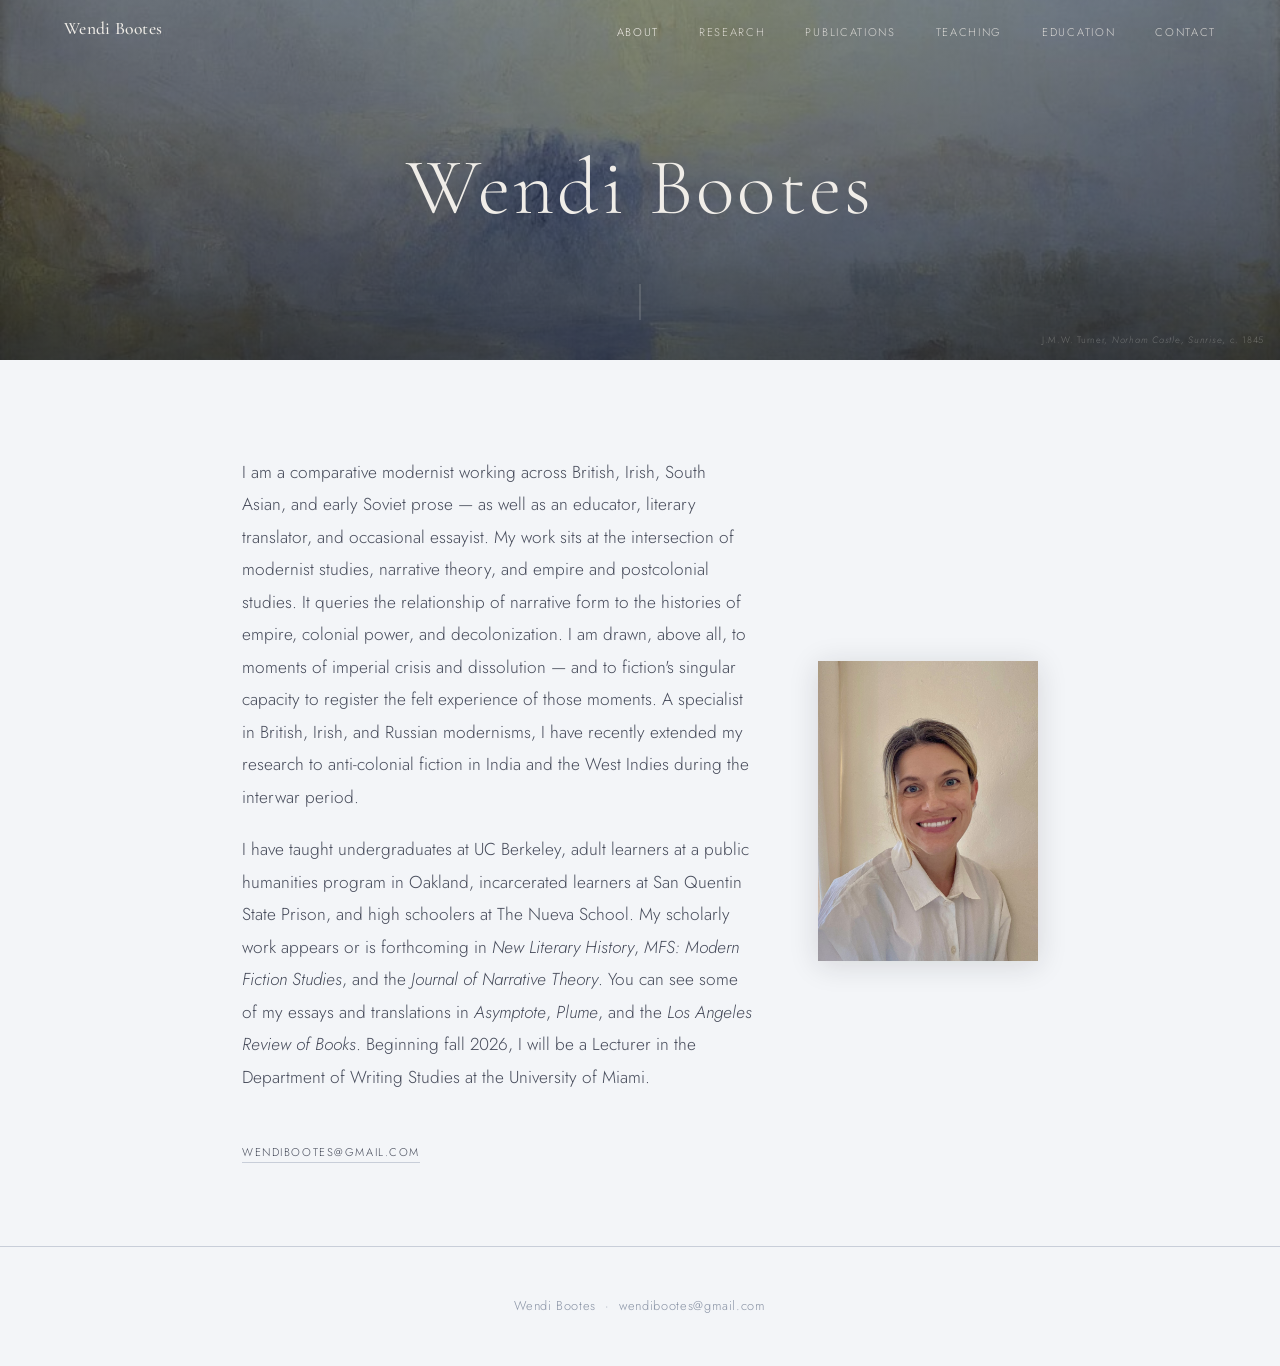
<file: index.html>
<!DOCTYPE html>
<html lang="en">
<head>
  <meta charset="UTF-8" />
  <meta name="viewport" content="width=device-width, initial-scale=1.0" />
  <meta name="description" content="Wendi Bootes — comparative modernist, literary translator, and educator working across British, Irish, South Asian, and early Soviet prose." />
  <link rel="canonical" href="https://wendibootes.com/" />
  <title>Wendi Bootes</title>
  <link rel="preconnect" href="https://fonts.googleapis.com" />
  <link rel="preconnect" href="https://fonts.gstatic.com" crossorigin />
  <link href="https://fonts.googleapis.com/css2?family=Cormorant+Garamond:ital,wght@0,300;0,400;0,500;0,600;1,300;1,400;1,500;1,600&family=Jost:wght@300;400;500&display=swap" rel="stylesheet" />
  <link rel="stylesheet" href="style.css" />
  <style>
    #hero { position:relative; min-height:40vh; display:flex; flex-direction:column; align-items:center; justify-content:center; text-align:center; overflow:hidden; }
    .hero-bg { position:absolute; inset:0; background:url('Turner_-_Norham_Castle,_Sunrise_-_WGA23182.jpg') center/cover no-repeat; }
    .hero-bg::after { content:''; position:absolute; inset:0; background:linear-gradient(to bottom,rgba(18,24,38,.48) 0%,rgba(18,24,38,.58) 60%,rgba(18,24,38,.75) 100%); }
    .hero-content { position:relative; z-index:1; padding:2rem; }
    .hero-name { font-family:var(--serif); font-size:clamp(2.8rem,6.5vw,5rem); font-weight:300; color:#F0EDE8; letter-spacing:.04em; line-height:1; }
    .hero-scroll { position:absolute; bottom:2.5rem; left:50%; transform:translateX(-50%); font-size:.62rem; letter-spacing:.2em; text-transform:uppercase; color:rgba(240,237,232,.4); text-decoration:none; display:flex; flex-direction:column; align-items:center; gap:.6rem; }
    .hero-scroll::after { content:''; width:1px; height:36px; background:rgba(240,237,232,.3); animation:scrollline 1.8s ease-in-out infinite; }
    @keyframes scrollline { 0%{opacity:0;transform:scaleY(0);transform-origin:top} 50%{opacity:1;transform:scaleY(1);transform-origin:top} 100%{opacity:0;transform:scaleY(1);transform-origin:bottom} }
    .painting-credit { position:absolute; bottom:.75rem; right:1rem; font-size:.58rem; letter-spacing:.08em; color:rgba(240,237,232,.3); z-index:2; }
  </style>
</head>
<body>
  <nav id="main-nav">
    <a href="index.html" class="nav-name">Wendi Bootes</a>
    <button class="nav-toggle" id="nav-toggle" aria-label="Toggle menu">
      <span></span><span></span><span></span>
    </button>
    <ul class="nav-links" id="nav-links">
      <li><a href="index.html" class="active">About</a></li>
      <li><a href="research.html">Research</a></li>
      <li><a href="publications.html">Publications</a></li>
      <li><a href="teaching.html">Teaching</a></li>
      <li><a href="education.html">Education</a></li>
      <li><a href="contact.html">Contact</a></li>
    </ul>
  </nav>

  <section id="hero">
    <div class="hero-bg"></div>
    <div class="hero-content"><h1 class="hero-name">Wendi Bootes</h1></div>
    <a href="#about" class="hero-scroll"></a>
    <span class="painting-credit">J.M.W. Turner, <em>Norham Castle, Sunrise</em>, c. 1845</span>
  </section>

  <div class="page">
    <section id="about">
      <div class="fade">
        <div class="about-grid">
          <div class="about-text">
            <p>I am a comparative modernist working across British, Irish, South Asian, and early Soviet prose — as well as an educator, literary translator, and occasional essayist. My work sits at the intersection of modernist studies, narrative theory, and empire and postcolonial studies. It queries the relationship of narrative form to the histories of empire, colonial power, and decolonization. I am drawn, above all, to moments of imperial crisis and dissolution — and to fiction's singular capacity to register the felt experience of those moments. A specialist in British, Irish, and Russian modernisms, I have recently extended my research to anti-colonial fiction in India and the West Indies during the interwar period.</p>
            <p>I have taught undergraduates at UC Berkeley, adult learners at a public humanities program in Oakland, incarcerated learners at San Quentin State Prison, and high schoolers at The Nueva School. My scholarly work appears or is forthcoming in <em>New Literary History</em>, <em>MFS: Modern Fiction Studies</em>, and the <em>Journal of Narrative Theory</em>. You can see some of my essays and translations in <em>Asymptote</em>, <em>Plume</em>, and the <em>Los Angeles Review of Books</em>. Beginning fall 2026, I will be a Lecturer in the Department of Writing Studies at the University of Miami.</p>
            <div class="about-contact"><a href="mailto:wendibootes@gmail.com">wendibootes@gmail.com</a></div>
          </div>
          <div class="about-photo">
            <img src="headshot.jpeg" alt="Wendi Bootes" onerror="this.style.display='none';this.nextElementSibling.style.display='flex';" />
            <div class="photo-placeholder" style="display:none;">
              <svg width="28" height="28" viewBox="0 0 24 24" fill="none" stroke="currentColor" stroke-width="1.2"><circle cx="12" cy="8" r="4"/><path d="M4 20c0-4 3.6-7 8-7s8 3 8 7"/></svg>
              <span>Photo not found</span>
            </div>
          </div>
        </div>
      </div>
    </section>
  </div>

  <footer>Wendi Bootes &nbsp;&middot;&nbsp; <a href="mailto:wendibootes@gmail.com">wendibootes@gmail.com</a></footer>

  <script>
    const nav = document.getElementById('main-nav');
    const hero = document.getElementById('hero');
    function updateNav() { nav.classList.toggle('solid', hero.getBoundingClientRect().bottom <= 80); }
    window.addEventListener('scroll', updateNav, { passive:true });
    updateNav();
    const obs = new IntersectionObserver(entries => { entries.forEach(e => { if(e.isIntersecting){e.target.classList.add('visible');obs.unobserve(e.target);} }); }, {threshold:.06});
    document.querySelectorAll('.fade').forEach(el => obs.observe(el));
    const navToggle = document.getElementById('nav-toggle');
    const navLinks = document.getElementById('nav-links');
    navToggle.addEventListener('click', () => { navToggle.classList.toggle('open'); navLinks.classList.toggle('open'); });
  </script>
</body>
</html>
</file>
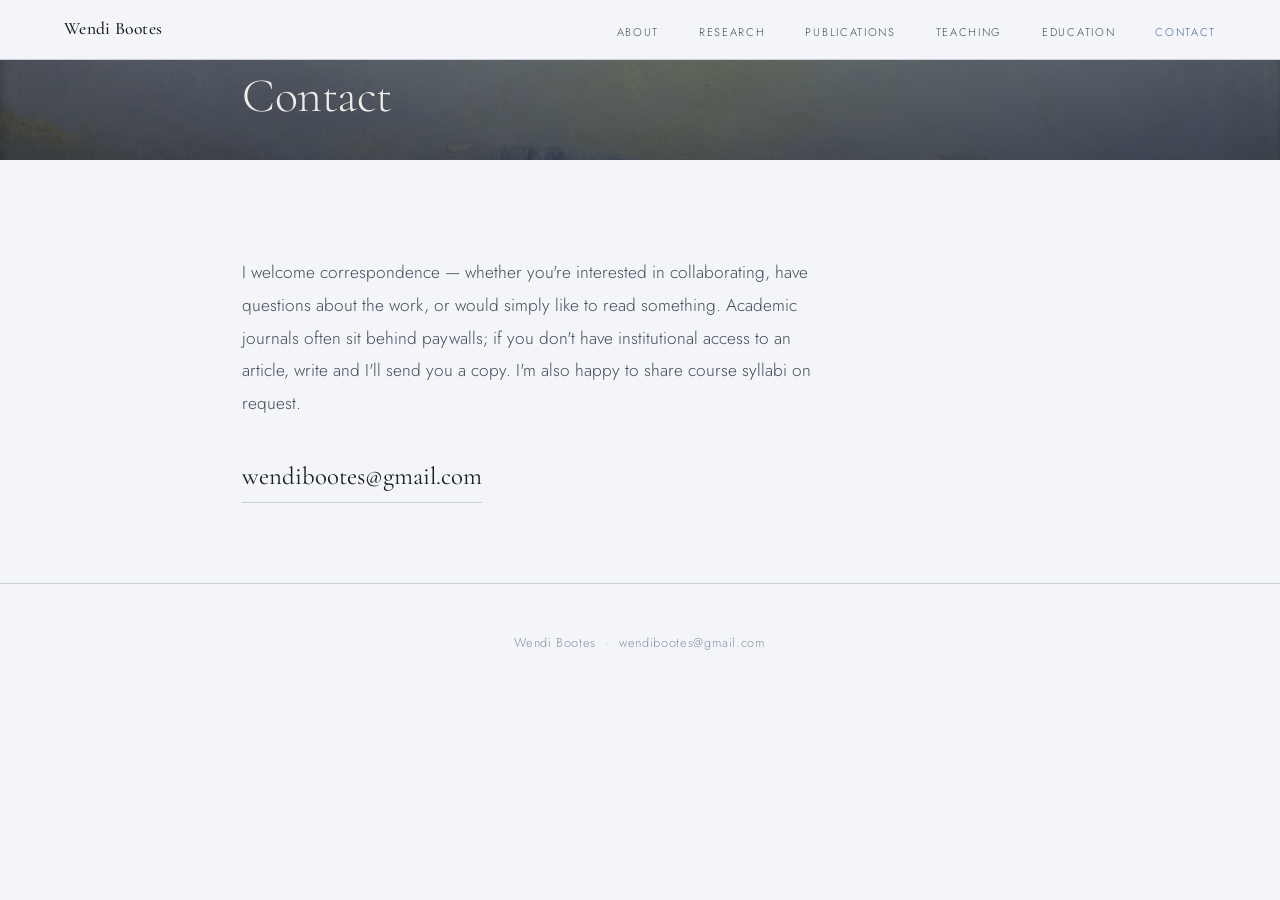
<file: contact.html>
<!DOCTYPE html>
<html lang="en">
<head>
  <meta charset="UTF-8" /><meta name="viewport" content="width=device-width, initial-scale=1.0" />
  <meta name="description" content="Contact Wendi Bootes — comparative modernist and literary scholar. Get in touch for correspondence, article access, or course syllabi." />
  <link rel="canonical" href="https://wendibootes.com/contact.html" />
  <title>Contact — Wendi Bootes</title>
  <link rel="preconnect" href="https://fonts.googleapis.com" /><link rel="preconnect" href="https://fonts.gstatic.com" crossorigin />
  <link href="https://fonts.googleapis.com/css2?family=Cormorant+Garamond:ital,wght@0,300;0,400;0,500;0,600;1,300;1,400;1,500;1,600&family=Jost:wght@300;400;500&display=swap" rel="stylesheet" />
  <link rel="stylesheet" href="style.css" />
</head>
<body>
  <nav id="main-nav" class="solid">
    <a href="index.html" class="nav-name">Wendi Bootes</a>
    <button class="nav-toggle" id="nav-toggle" aria-label="Toggle menu">
      <span></span><span></span><span></span>
    </button>
    <ul class="nav-links" id="nav-links">
      <li><a href="index.html">About</a></li>
      <li><a href="research.html">Research</a></li>
      <li><a href="publications.html">Publications</a></li>
      <li><a href="teaching.html">Teaching</a></li>
      <li><a href="education.html">Education</a></li>
      <li><a href="contact.html" class="active">Contact</a></li>
    </ul>
  </nav>

  <div class="inner-header">
    <div class="inner-header-bg"></div>
    <h1 class="inner-header-title">Contact</h1>
  </div>

  <div class="page">
    <section>
      <div class="fade">
        <div class="contact-body">
          <p>I welcome correspondence — whether you're interested in collaborating, have questions about the work, or would simply like to read something. Academic journals often sit behind paywalls; if you don't have institutional access to an article, write and I'll send you a copy. I'm also happy to share course syllabi on request.</p>
          <a href="mailto:wendibootes@gmail.com" class="contact-email">wendibootes@gmail.com</a>
        </div>
      </div>
    </section>
  </div>

  <footer>Wendi Bootes &nbsp;&middot;&nbsp; <a href="mailto:wendibootes@gmail.com">wendibootes@gmail.com</a></footer>
  <script>
    const obs = new IntersectionObserver(entries => { entries.forEach(e => { if(e.isIntersecting){e.target.classList.add('visible');obs.unobserve(e.target);} }); }, {threshold:.06});
    document.querySelectorAll('.fade').forEach(el => obs.observe(el));
    const navToggle = document.getElementById('nav-toggle');
    const navLinks = document.getElementById('nav-links');
    navToggle.addEventListener('click', () => { navToggle.classList.toggle('open'); navLinks.classList.toggle('open'); });
  </script>
</body>
</html>
</file>
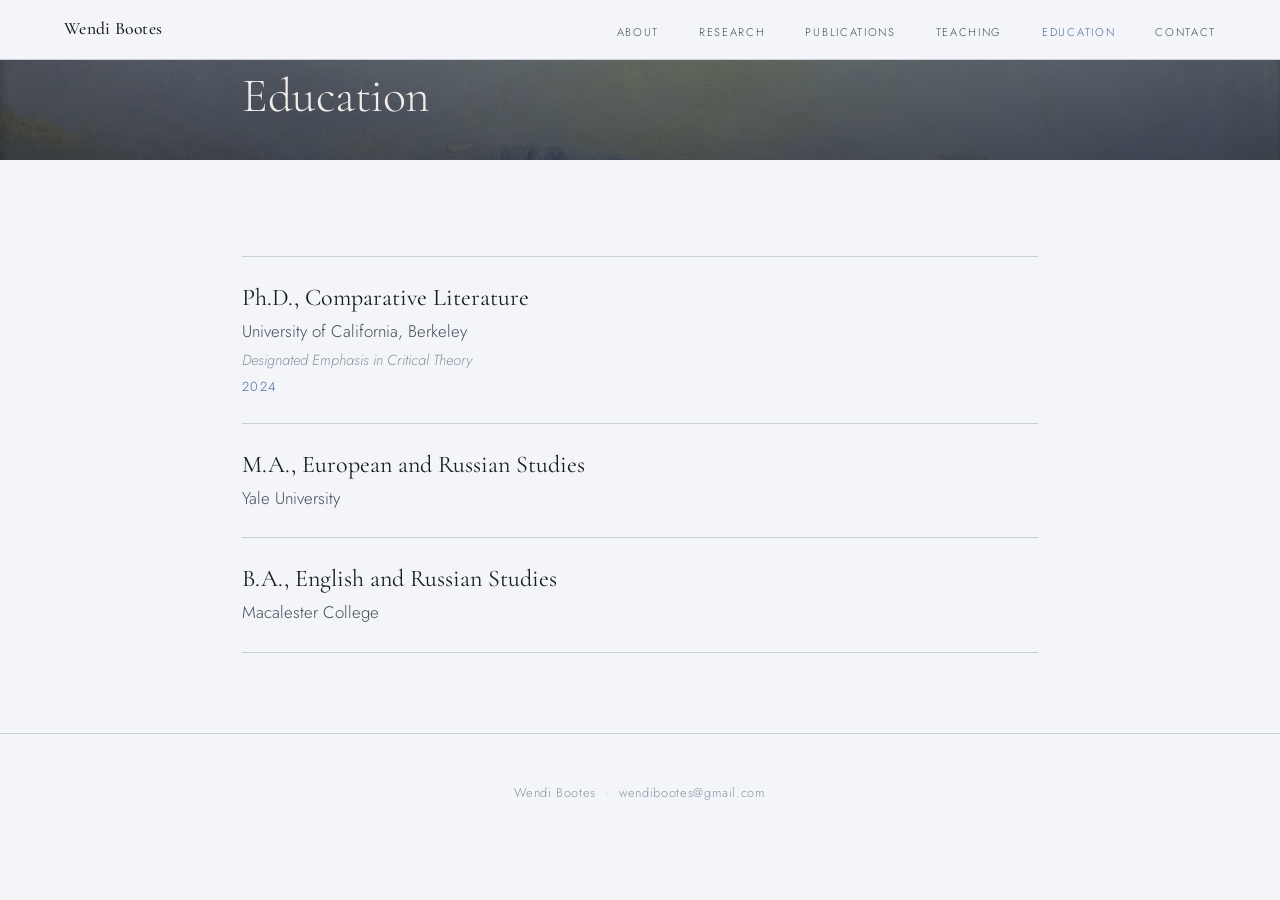
<file: education.html>
<!DOCTYPE html>
<html lang="en">
<head>
  <meta charset="UTF-8" /><meta name="viewport" content="width=device-width, initial-scale=1.0" />
  <meta name="description" content="Education of Wendi Bootes — Ph.D. in Comparative Literature from UC Berkeley, M.A. from Yale University, B.A. from Macalester College." />
  <link rel="canonical" href="https://wendibootes.com/education.html" />
  <title>Education — Wendi Bootes</title>
  <link rel="preconnect" href="https://fonts.googleapis.com" /><link rel="preconnect" href="https://fonts.gstatic.com" crossorigin />
  <link href="https://fonts.googleapis.com/css2?family=Cormorant+Garamond:ital,wght@0,300;0,400;0,500;0,600;1,300;1,400;1,500;1,600&family=Jost:wght@300;400;500&display=swap" rel="stylesheet" />
  <link rel="stylesheet" href="style.css" />
</head>
<body>
  <nav id="main-nav" class="solid">
    <a href="index.html" class="nav-name">Wendi Bootes</a>
    <button class="nav-toggle" id="nav-toggle" aria-label="Toggle menu">
      <span></span><span></span><span></span>
    </button>
    <ul class="nav-links" id="nav-links">
      <li><a href="index.html">About</a></li>
      <li><a href="research.html">Research</a></li>
      <li><a href="publications.html">Publications</a></li>
      <li><a href="teaching.html">Teaching</a></li>
      <li><a href="education.html" class="active">Education</a></li>
      <li><a href="contact.html">Contact</a></li>
    </ul>
  </nav>

  <div class="inner-header">
    <div class="inner-header-bg"></div>
    <h1 class="inner-header-title">Education</h1>
  </div>

  <div class="page">
    <section>
      <div class="fade">
        <div class="edu-item">
          <p class="edu-degree">Ph.D., Comparative Literature</p>
          <p class="edu-institution">University of California, Berkeley</p>
          <p class="edu-note">Designated Emphasis in Critical Theory</p>
          <p class="edu-year">2024</p>
        </div>
        <div class="edu-item">
          <p class="edu-degree">M.A., European and Russian Studies</p>
          <p class="edu-institution">Yale University</p>
        </div>
        <div class="edu-item">
          <p class="edu-degree">B.A., English and Russian Studies</p>
          <p class="edu-institution">Macalester College</p>
        </div>
      </div>
    </section>
  </div>

  <footer>Wendi Bootes &nbsp;&middot;&nbsp; <a href="mailto:wendibootes@gmail.com">wendibootes@gmail.com</a></footer>
  <script>
    const obs = new IntersectionObserver(entries => { entries.forEach(e => { if(e.isIntersecting){e.target.classList.add('visible');obs.unobserve(e.target);} }); }, {threshold:.06});
    document.querySelectorAll('.fade').forEach(el => obs.observe(el));
    const navToggle = document.getElementById('nav-toggle');
    const navLinks = document.getElementById('nav-links');
    navToggle.addEventListener('click', () => { navToggle.classList.toggle('open'); navLinks.classList.toggle('open'); });
  </script>
</body>
</html>
</file>
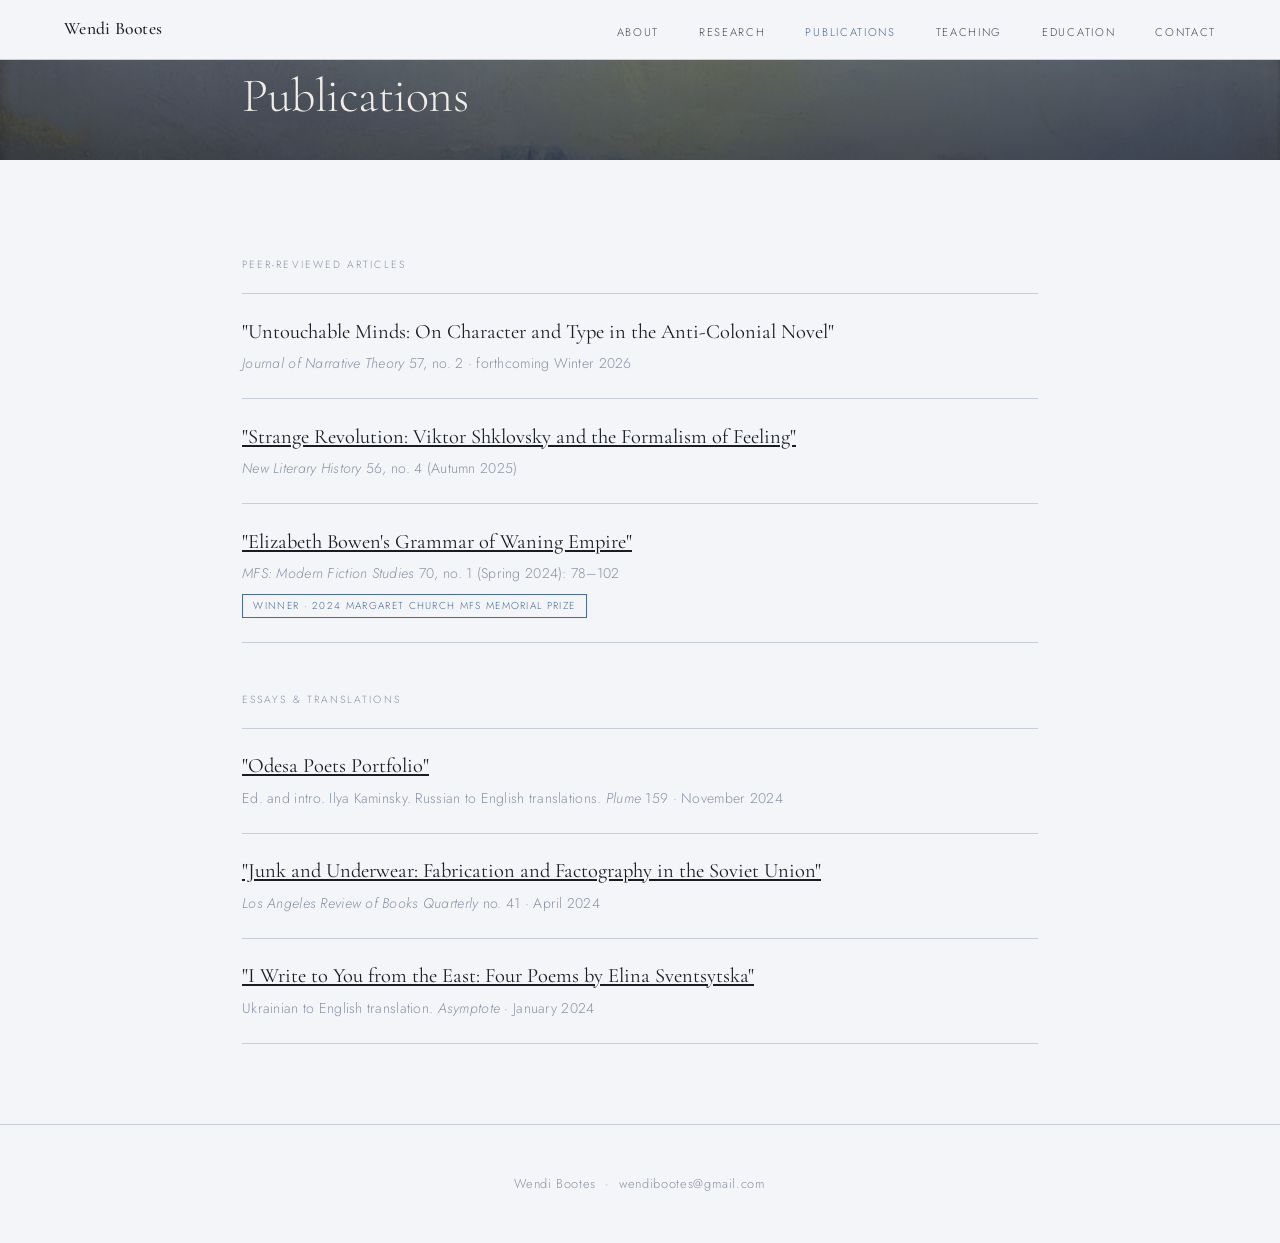
<file: publications.html>
<!DOCTYPE html>
<html lang="en">
<head>
  <meta charset="UTF-8" /><meta name="viewport" content="width=device-width, initial-scale=1.0" />
  <meta name="description" content="Publications by Wendi Bootes — scholarly articles, essays, and translations in New Literary History, MFS, Asymptote, and the Los Angeles Review of Books." />
  <link rel="canonical" href="https://wendibootes.com/publications.html" />
  <title>Publications — Wendi Bootes</title>
  <link rel="preconnect" href="https://fonts.googleapis.com" /><link rel="preconnect" href="https://fonts.gstatic.com" crossorigin />
  <link href="https://fonts.googleapis.com/css2?family=Cormorant+Garamond:ital,wght@0,300;0,400;0,500;0,600;1,300;1,400;1,500;1,600&family=Jost:wght@300;400;500&display=swap" rel="stylesheet" />
  <link rel="stylesheet" href="style.css" />
</head>
<body>
  <nav id="main-nav" class="solid">
    <a href="index.html" class="nav-name">Wendi Bootes</a>
    <button class="nav-toggle" id="nav-toggle" aria-label="Toggle menu">
      <span></span><span></span><span></span>
    </button>
    <ul class="nav-links" id="nav-links">
      <li><a href="index.html">About</a></li>
      <li><a href="research.html">Research</a></li>
      <li><a href="publications.html" class="active">Publications</a></li>
      <li><a href="teaching.html">Teaching</a></li>
      <li><a href="education.html">Education</a></li>
      <li><a href="contact.html">Contact</a></li>
    </ul>
  </nav>

  <div class="inner-header">
    <div class="inner-header-bg"></div>
    <h1 class="inner-header-title">Publications</h1>
  </div>

  <div class="page">
    <section>
      <div class="fade">
        <div class="pub-group">
          <p class="pub-group-title">Peer-Reviewed Articles</p>
          <div class="pub-item">
            <p class="pub-title">"Untouchable Minds: On Character and Type in the Anti-Colonial Novel"</p>
            <p class="pub-meta"><em>Journal of Narrative Theory</em> 57, no. 2 &middot; forthcoming Winter 2026</p>
          </div>
          <div class="pub-item">
            <p class="pub-title"><a href="https://muse.jhu.edu/pub/1/article/988543" target="_blank" rel="noopener">"Strange Revolution: Viktor Shklovsky and the Formalism of Feeling"</a></p>
            <p class="pub-meta"><em>New Literary History</em> 56, no. 4 (Autumn 2025)</p>
          </div>
          <div class="pub-item">
            <p class="pub-title"><a href="https://muse.jhu.edu/pub/1/article/921549/pdf" target="_blank" rel="noopener">"Elizabeth Bowen's Grammar of Waning Empire"</a></p>
            <p class="pub-meta"><em>MFS: Modern Fiction Studies</em> 70, no. 1 (Spring 2024): 78–102</p>
            <span class="pub-award">Winner &middot; 2024 Margaret Church MFS Memorial Prize</span>
          </div>
        </div>
        <div class="pub-group">
          <p class="pub-group-title">Essays &amp; Translations</p>
          <div class="pub-item">
            <p class="pub-title"><a href="https://plumepoetry.com/odesa-poets-portfolio/" target="_blank" rel="noopener">"Odesa Poets Portfolio"</a></p>
            <p class="pub-meta">Ed. and intro. Ilya Kaminsky. Russian to English translations. <em>Plume</em> 159 &middot; November 2024</p>
          </div>
          <div class="pub-item">
            <p class="pub-title"><a href="https://lareviewofbooks.org/article/junk-and-underwear-fabrication-and-factography-in-the-soviet-union/" target="_blank" rel="noopener">"Junk and Underwear: Fabrication and Factography in the Soviet Union"</a></p>
            <p class="pub-meta"><em>Los Angeles Review of Books Quarterly</em> no. 41 &middot; April 2024</p>
          </div>
          <div class="pub-item">
            <p class="pub-title"><a href="https://www.asymptotejournal.com/special-feature/from-i-write-to-you-from-the-east-elina-sventsytska/" target="_blank" rel="noopener">"I Write to You from the East: Four Poems by Elina Sventsytska"</a></p>
            <p class="pub-meta">Ukrainian to English translation. <em>Asymptote</em> &middot; January 2024</p>
          </div>
        </div>
      </div>
    </section>
  </div>

  <footer>Wendi Bootes &nbsp;&middot;&nbsp; <a href="mailto:wendibootes@gmail.com">wendibootes@gmail.com</a></footer>
  <script>
    const obs = new IntersectionObserver(entries => { entries.forEach(e => { if(e.isIntersecting){e.target.classList.add('visible');obs.unobserve(e.target);} }); }, {threshold:.06});
    document.querySelectorAll('.fade').forEach(el => obs.observe(el));
    const navToggle = document.getElementById('nav-toggle');
    const navLinks = document.getElementById('nav-links');
    navToggle.addEventListener('click', () => { navToggle.classList.toggle('open'); navLinks.classList.toggle('open'); });
  </script>
</body>
</html>
</file>
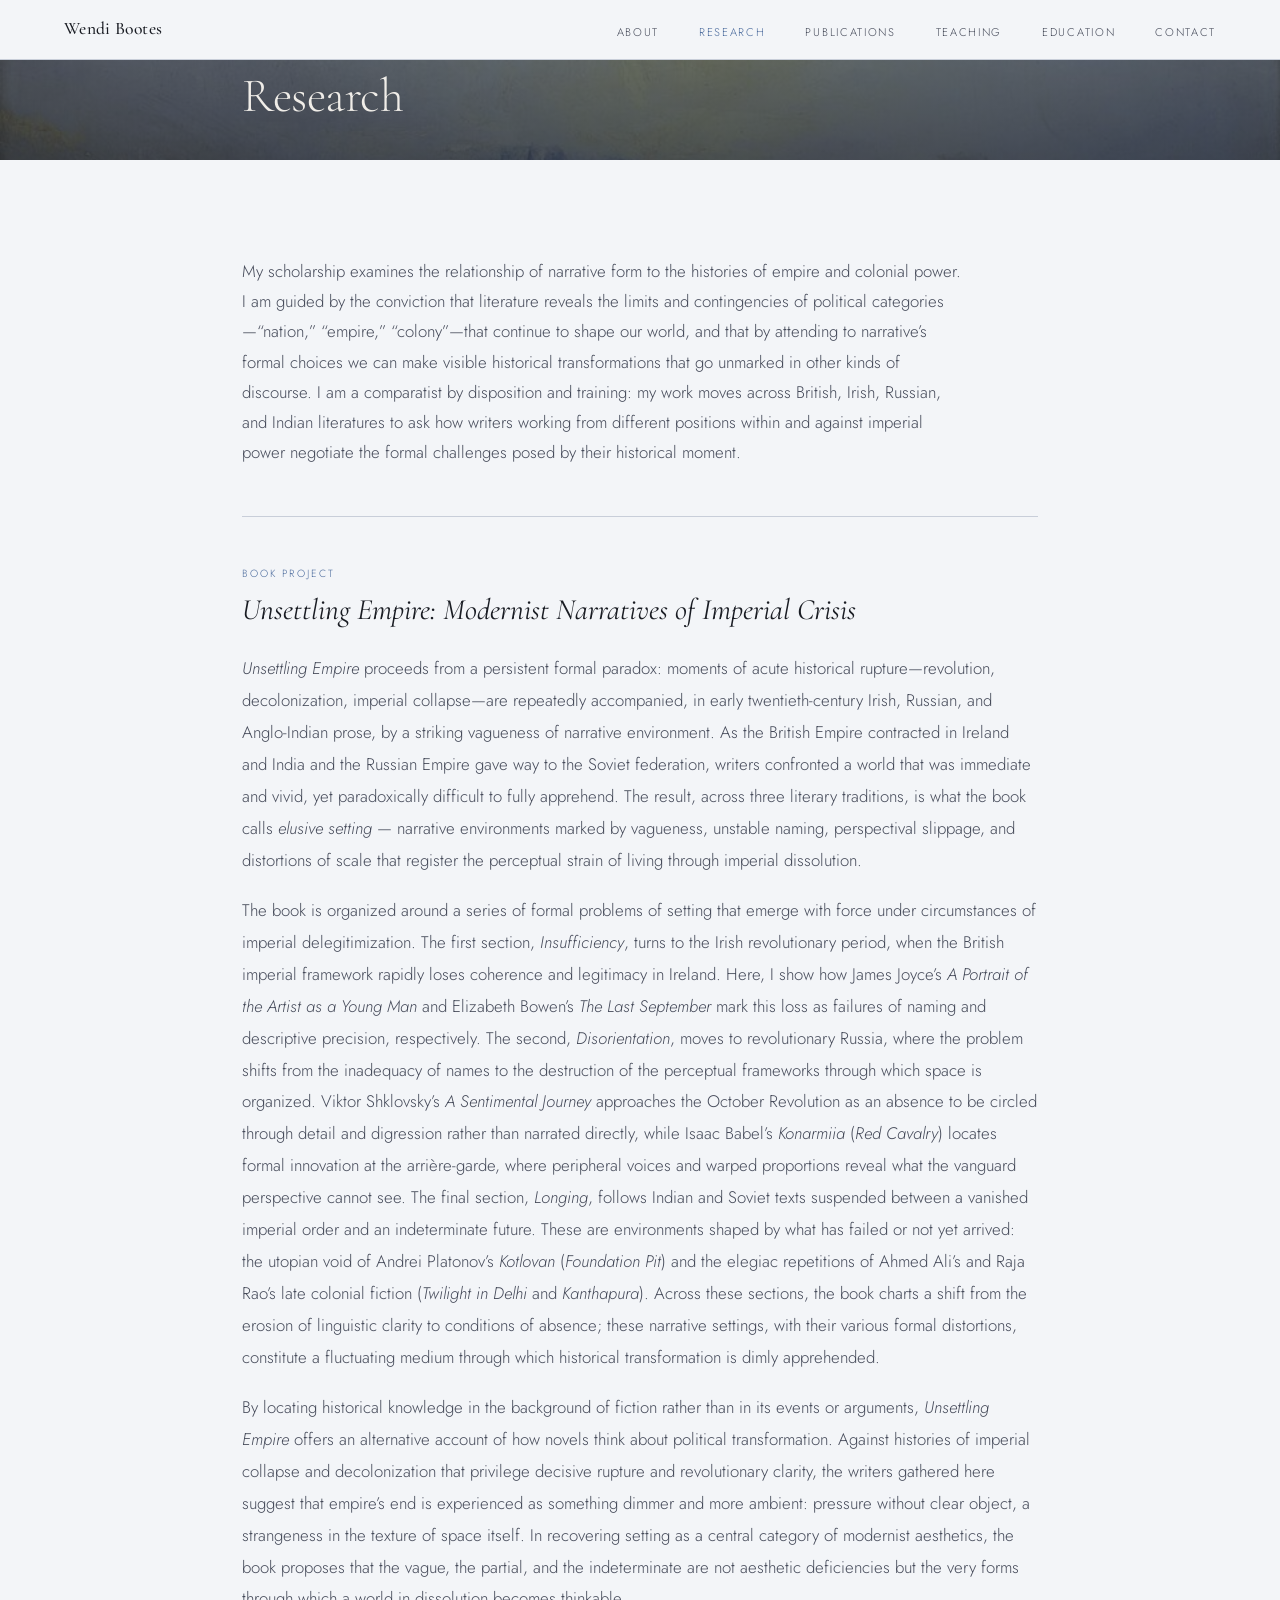
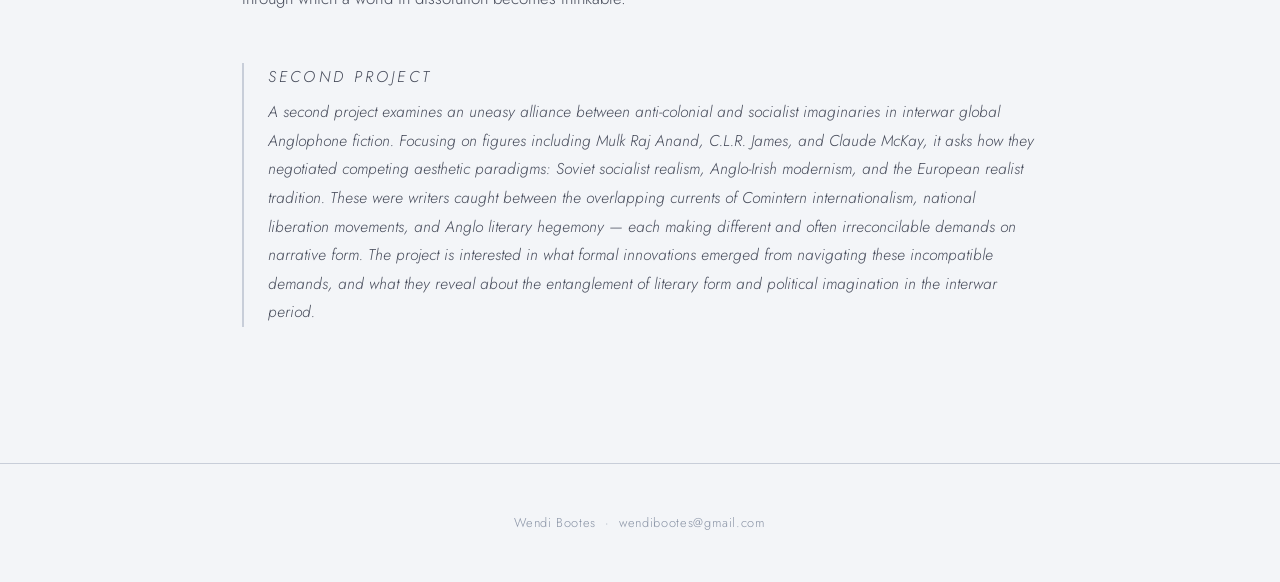
<file: research.html>
<!DOCTYPE html>
<html lang="en">
<head>
  <meta charset="UTF-8" /><meta name="viewport" content="width=device-width, initial-scale=1.0" />
  <meta name="description" content="Research by Wendi Bootes — scholarship on narrative form, empire, and decolonization in British, Irish, Russian, and Indian modernist fiction." />
  <link rel="canonical" href="https://wendibootes.com/research.html" />
  <title>Research — Wendi Bootes</title>
  <link rel="preconnect" href="https://fonts.googleapis.com" /><link rel="preconnect" href="https://fonts.gstatic.com" crossorigin />
  <link href="https://fonts.googleapis.com/css2?family=Cormorant+Garamond:ital,wght@0,300;0,400;0,500;0,600;1,300;1,400;1,500;1,600&family=Jost:wght@300;400;500&display=swap" rel="stylesheet" />
  <link rel="stylesheet" href="style.css" />
</head>
<body>
  <nav id="main-nav" class="solid">
    <a href="index.html" class="nav-name">Wendi Bootes</a>
    <button class="nav-toggle" id="nav-toggle" aria-label="Toggle menu">
      <span></span><span></span><span></span>
    </button>
    <ul class="nav-links" id="nav-links">
      <li><a href="index.html">About</a></li>
      <li><a href="research.html" class="active">Research</a></li>
      <li><a href="publications.html">Publications</a></li>
      <li><a href="teaching.html">Teaching</a></li>
      <li><a href="education.html">Education</a></li>
      <li><a href="contact.html">Contact</a></li>
    </ul>
  </nav>

  <div class="inner-header">
    <div class="inner-header-bg"></div>
    <h1 class="inner-header-title">Research</h1>
  </div>

  <div class="page">
    <section>
      <div class="fade">
        <div class="research-intro">
          <p>My scholarship examines the relationship of narrative form to the histories of empire and colonial power. I am guided by the conviction that literature reveals the limits and contingencies of political categories&mdash;&ldquo;nation,&rdquo; &ldquo;empire,&rdquo; &ldquo;colony&rdquo;&mdash;that continue to shape our world, and that by attending to narrative&rsquo;s formal choices we can make visible historical transformations that go unmarked in other kinds of discourse. I am a comparatist by disposition and training: my work moves across British, Irish, Russian, and Indian literatures to ask how writers working from different positions within and against imperial power negotiate the formal challenges posed by their historical moment.</p>
        </div>
        <div class="book-block">
          <p class="book-eyebrow">Book Project</p>
          <h2 class="book-title">Unsettling Empire: Modernist Narratives of Imperial Crisis</h2>
          <div class="book-desc">
            <p><em>Unsettling Empire</em> proceeds from a persistent formal paradox: moments of acute historical rupture&mdash;revolution, decolonization, imperial collapse&mdash;are repeatedly accompanied, in early twentieth-century Irish, Russian, and Anglo-Indian prose, by a striking vagueness of narrative environment. As the British Empire contracted in Ireland and India and the Russian Empire gave way to the Soviet federation, writers confronted a world that was immediate and vivid, yet paradoxically difficult to fully apprehend. The result, across three literary traditions, is what the book calls <em>elusive setting</em> &mdash; narrative environments marked by vagueness, unstable naming, perspectival slippage, and distortions of scale that register the perceptual strain of living through imperial dissolution.</p>
            <p>The book is organized around a series of formal problems of setting that emerge with force under circumstances of imperial delegitimization. The first section, <em>Insufficiency</em>, turns to the Irish revolutionary period, when the British imperial framework rapidly loses coherence and legitimacy in Ireland. Here, I show how James Joyce&rsquo;s <em>A Portrait of the Artist as a Young Man</em> and Elizabeth Bowen&rsquo;s <em>The Last September</em> mark this loss as failures of naming and descriptive precision, respectively. The second, <em>Disorientation</em>, moves to revolutionary Russia, where the problem shifts from the inadequacy of names to the destruction of the perceptual frameworks through which space is organized. Viktor Shklovsky&rsquo;s <em>A Sentimental Journey</em> approaches the October Revolution as an absence to be circled through detail and digression rather than narrated directly, while Isaac Babel&rsquo;s <em>Konarmiia</em> (<em>Red Cavalry</em>) locates formal innovation at the arri&egrave;re-garde, where peripheral voices and warped proportions reveal what the vanguard perspective cannot see. The final section, <em>Longing</em>, follows Indian and Soviet texts suspended between a vanished imperial order and an indeterminate future. These are environments shaped by what has failed or not yet arrived: the utopian void of Andrei Platonov&rsquo;s <em>Kotlovan</em> (<em>Foundation Pit</em>) and the elegiac repetitions of Ahmed Ali&rsquo;s and Raja Rao&rsquo;s late colonial fiction (<em>Twilight in Delhi</em> and <em>Kanthapura</em>). Across these sections, the book charts a shift from the erosion of linguistic clarity to conditions of absence; these narrative settings, with their various formal distortions, constitute a fluctuating medium through which historical transformation is dimly apprehended.</p>
            <p>By locating historical knowledge in the background of fiction rather than in its events or arguments, <em>Unsettling Empire</em> offers an alternative account of how novels think about political transformation. Against histories of imperial collapse and decolonization that privilege decisive rupture and revolutionary clarity, the writers gathered here suggest that empire&rsquo;s end is experienced as something dimmer and more ambient: pressure without clear object, a strangeness in the texture of space itself. In recovering setting as a central category of modernist aesthetics, the book proposes that the vague, the partial, and the indeterminate are not aesthetic deficiencies but the very forms through which a world in dissolution becomes thinkable.</p>
          </div>
          <div class="second-project">
            <p class="book-eyebrow">Second Project</p>
            <p>A second project examines an uneasy alliance between anti-colonial and socialist imaginaries in interwar global Anglophone fiction. Focusing on figures including Mulk Raj Anand, C.L.R. James, and Claude McKay, it asks how they negotiated competing aesthetic paradigms: Soviet socialist realism, Anglo-Irish modernism, and the European realist tradition. These were writers caught between the overlapping currents of Comintern internationalism, national liberation movements, and Anglo literary hegemony &mdash; each making different and often irreconcilable demands on narrative form. The project is interested in what formal innovations emerged from navigating these incompatible demands, and what they reveal about the entanglement of literary form and political imagination in the interwar period.</p>
          </div>
        </div>
      </div>
    </section>
  </div>

  <footer>Wendi Bootes &nbsp;&middot;&nbsp; <a href="mailto:wendibootes@gmail.com">wendibootes@gmail.com</a></footer>
  <script>
    const obs = new IntersectionObserver(entries => { entries.forEach(e => { if(e.isIntersecting){e.target.classList.add('visible');obs.unobserve(e.target);} }); }, {threshold:.06});
    document.querySelectorAll('.fade').forEach(el => obs.observe(el));
    const navToggle = document.getElementById('nav-toggle');
    const navLinks = document.getElementById('nav-links');
    navToggle.addEventListener('click', () => { navToggle.classList.toggle('open'); navLinks.classList.toggle('open'); });
  </script>
</body>
</html>
</file>
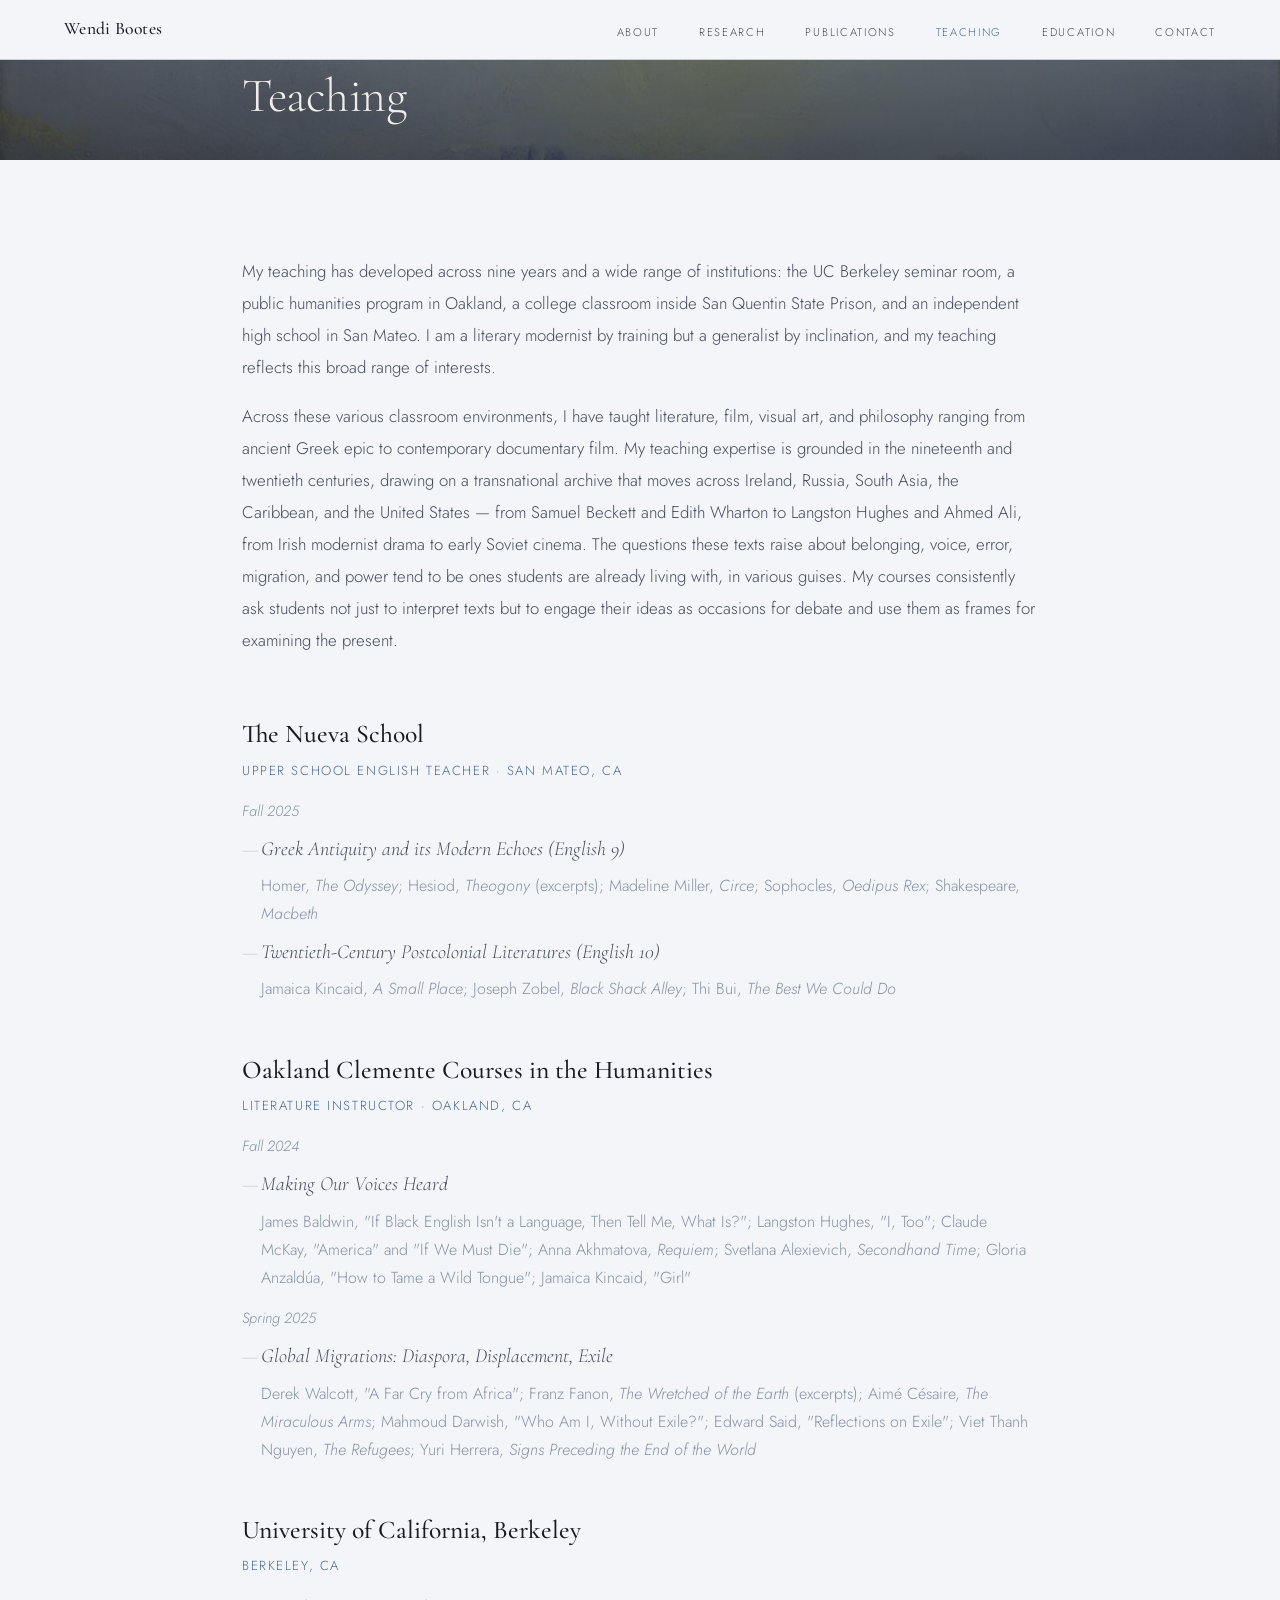
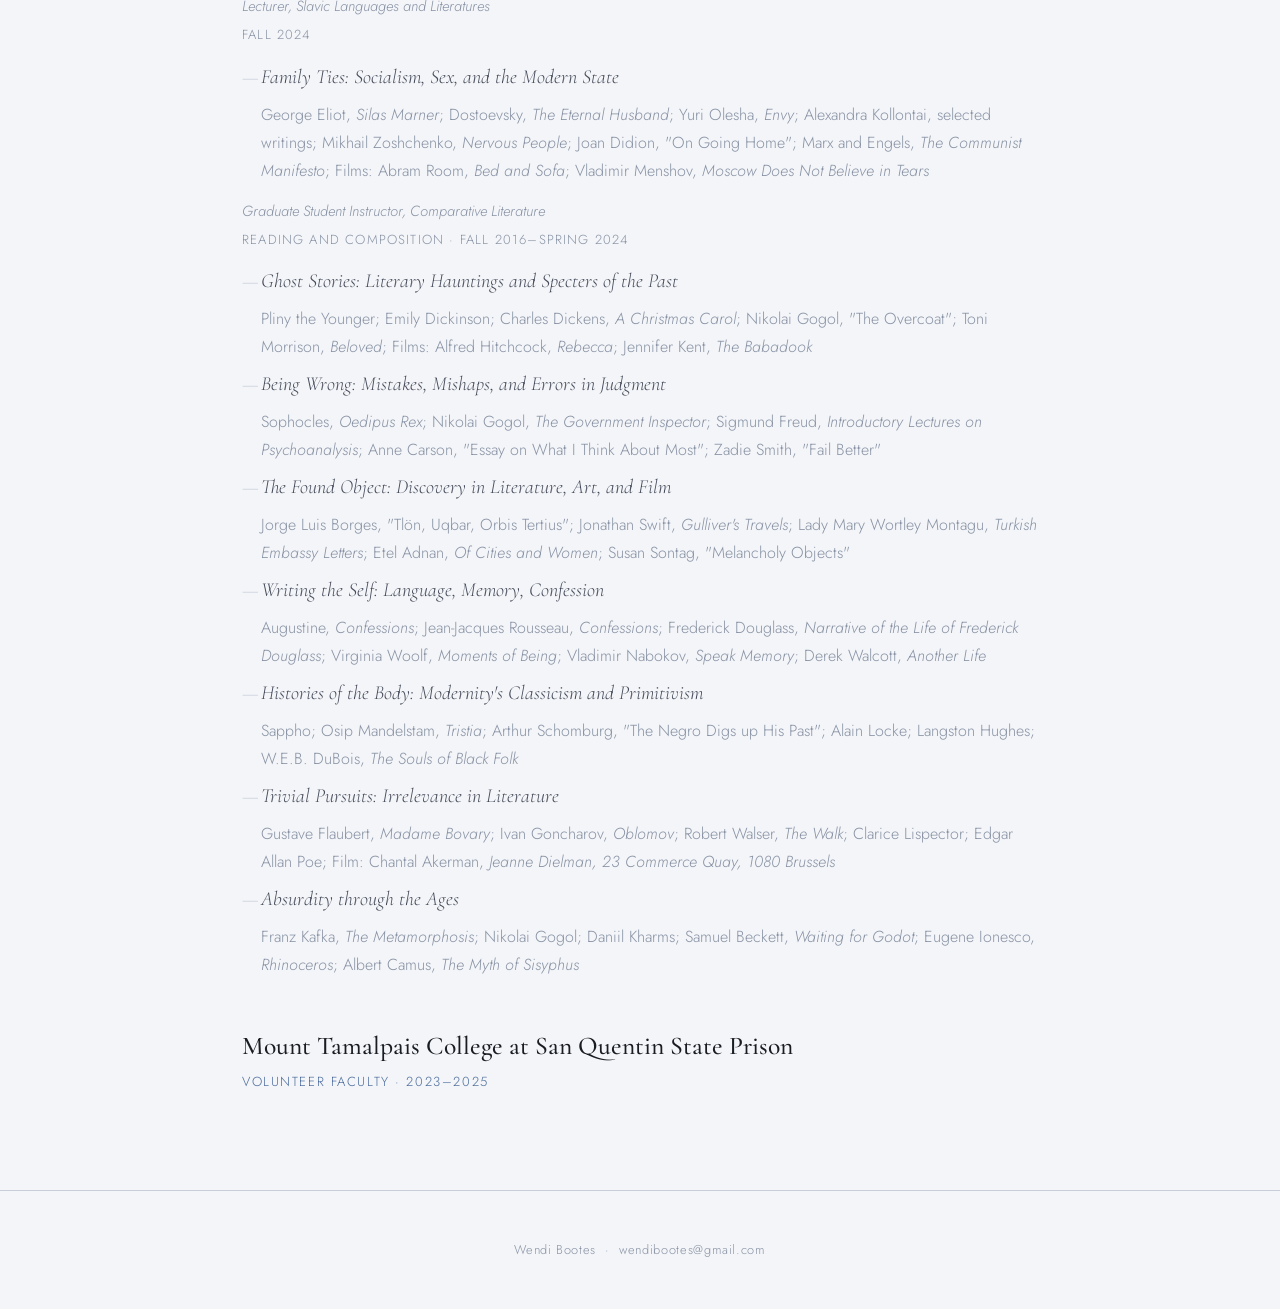
<file: teaching.html>
<!DOCTYPE html>
<html lang="en">
<head>
  <meta charset="UTF-8" /><meta name="viewport" content="width=device-width, initial-scale=1.0" />
  <meta name="description" content="Teaching by Wendi Bootes — courses in modernist and postcolonial literature at UC Berkeley, Oakland Clemente, San Quentin State Prison, and The Nueva School." />
  <link rel="canonical" href="https://wendibootes.com/teaching.html" />
  <title>Teaching — Wendi Bootes</title>
  <link rel="preconnect" href="https://fonts.googleapis.com" /><link rel="preconnect" href="https://fonts.gstatic.com" crossorigin />
  <link href="https://fonts.googleapis.com/css2?family=Cormorant+Garamond:ital,wght@0,300;0,400;0,500;0,600;1,300;1,400;1,500;1,600&family=Jost:wght@300;400;500&display=swap" rel="stylesheet" />
  <link rel="stylesheet" href="style.css" />
</head>
<body>
  <nav id="main-nav" class="solid">
    <a href="index.html" class="nav-name">Wendi Bootes</a>
    <button class="nav-toggle" id="nav-toggle" aria-label="Toggle menu">
      <span></span><span></span><span></span>
    </button>
    <ul class="nav-links" id="nav-links">
      <li><a href="index.html">About</a></li>
      <li><a href="research.html">Research</a></li>
      <li><a href="publications.html">Publications</a></li>
      <li><a href="teaching.html" class="active">Teaching</a></li>
      <li><a href="education.html">Education</a></li>
      <li><a href="contact.html">Contact</a></li>
    </ul>
  </nav>

  <div class="inner-header">
    <div class="inner-header-bg"></div>
    <h1 class="inner-header-title">Teaching</h1>
  </div>

  <div class="page">
    <section>
      <div class="fade">
        <div class="teaching-intro">
          <p>My teaching has developed across nine years and a wide range of institutions: the UC Berkeley seminar room, a public humanities program in Oakland, a college classroom inside San Quentin State Prison, and an independent high school in San Mateo. I am a literary modernist by training but a generalist by inclination, and my teaching reflects this broad range of interests.</p>
          <p>Across these various classroom environments, I have taught literature, film, visual art, and philosophy ranging from ancient Greek epic to contemporary documentary film. My teaching expertise is grounded in the nineteenth and twentieth centuries, drawing on a transnational archive that moves across Ireland, Russia, South Asia, the Caribbean, and the United States — from Samuel Beckett and Edith Wharton to Langston Hughes and Ahmed Ali, from Irish modernist drama to early Soviet cinema. The questions these texts raise about belonging, voice, error, migration, and power tend to be ones students are already living with, in various guises. My courses consistently ask students not just to interpret texts but to engage their ideas as occasions for debate and use them as frames for examining the present.</p>
        </div>

        <div class="inst-block">
          <p class="inst-name">The Nueva School</p>
          <p class="inst-meta">Upper School English Teacher &middot; San Mateo, CA</p>
          <p class="role-label">Fall 2025</p>
          <ul class="course-list">
            <li>Greek Antiquity and its Modern Echoes (English 9)
              <span class="course-texts">Homer, <em>The Odyssey</em>; Hesiod, <em>Theogony</em> (excerpts); Madeline Miller, <em>Circe</em>; Sophocles, <em>Oedipus Rex</em>; Shakespeare, <em>Macbeth</em></span>
            </li>
            <li>Twentieth-Century Postcolonial Literatures (English 10)
              <span class="course-texts">Jamaica Kincaid, <em>A Small Place</em>; Joseph Zobel, <em>Black Shack Alley</em>; Thi Bui, <em>The Best We Could Do</em></span>
            </li>
          </ul>
        </div>

        <div class="inst-block">
          <p class="inst-name">Oakland Clemente Courses in the Humanities</p>
          <p class="inst-meta">Literature Instructor &middot; Oakland, CA</p>
          <p class="role-label">Fall 2024</p>
          <ul class="course-list">
            <li>Making Our Voices Heard
              <span class="course-texts">James Baldwin, "If Black English Isn't a Language, Then Tell Me, What Is?"; Langston Hughes, "I, Too"; Claude McKay, "America" and "If We Must Die"; Anna Akhmatova, <em>Requiem</em>; Svetlana Alexievich, <em>Secondhand Time</em>; Gloria Anzaldúa, "How to Tame a Wild Tongue"; Jamaica Kincaid, "Girl"</span>
            </li>
          </ul>
          <p class="role-label">Spring 2025</p>
          <ul class="course-list">
            <li>Global Migrations: Diaspora, Displacement, Exile
              <span class="course-texts">Derek Walcott, "A Far Cry from Africa"; Franz Fanon, <em>The Wretched of the Earth</em> (excerpts); Aimé Césaire, <em>The Miraculous Arms</em>; Mahmoud Darwish, "Who Am I, Without Exile?"; Edward Said, "Reflections on Exile"; Viet Thanh Nguyen, <em>The Refugees</em>; Yuri Herrera, <em>Signs Preceding the End of the World</em></span>
            </li>
          </ul>
        </div>

        <div class="inst-block">
          <p class="inst-name">University of California, Berkeley</p>
          <p class="inst-meta">Berkeley, CA</p>
          <p class="role-label">Lecturer, Slavic Languages and Literatures</p>
          <p class="role-sublabel">Fall 2024</p>
          <ul class="course-list">
            <li>Family Ties: Socialism, Sex, and the Modern State
              <span class="course-texts">George Eliot, <em>Silas Marner</em>; Dostoevsky, <em>The Eternal Husband</em>; Yuri Olesha, <em>Envy</em>; Alexandra Kollontai, selected writings; Mikhail Zoshchenko, <em>Nervous People</em>; Joan Didion, "On Going Home"; Marx and Engels, <em>The Communist Manifesto</em>; Films: Abram Room, <em>Bed and Sofa</em>; Vladimir Menshov, <em>Moscow Does Not Believe in Tears</em></span>
            </li>
          </ul>
          <p class="role-label">Graduate Student Instructor, Comparative Literature</p>
          <p class="role-sublabel">Reading and Composition &middot; Fall 2016–Spring 2024</p>
          <ul class="course-list">
            <li>Ghost Stories: Literary Hauntings and Specters of the Past
              <span class="course-texts">Pliny the Younger; Emily Dickinson; Charles Dickens, <em>A Christmas Carol</em>; Nikolai Gogol, "The Overcoat"; Toni Morrison, <em>Beloved</em>; Films: Alfred Hitchcock, <em>Rebecca</em>; Jennifer Kent, <em>The Babadook</em></span>
            </li>
            <li>Being Wrong: Mistakes, Mishaps, and Errors in Judgment
              <span class="course-texts">Sophocles, <em>Oedipus Rex</em>; Nikolai Gogol, <em>The Government Inspector</em>; Sigmund Freud, <em>Introductory Lectures on Psychoanalysis</em>; Anne Carson, "Essay on What I Think About Most"; Zadie Smith, "Fail Better"</span>
            </li>
            <li>The Found Object: Discovery in Literature, Art, and Film
              <span class="course-texts">Jorge Luis Borges, "Tlön, Uqbar, Orbis Tertius"; Jonathan Swift, <em>Gulliver's Travels</em>; Lady Mary Wortley Montagu, <em>Turkish Embassy Letters</em>; Etel Adnan, <em>Of Cities and Women</em>; Susan Sontag, "Melancholy Objects"</span>
            </li>
            <li>Writing the Self: Language, Memory, Confession
              <span class="course-texts">Augustine, <em>Confessions</em>; Jean-Jacques Rousseau, <em>Confessions</em>; Frederick Douglass, <em>Narrative of the Life of Frederick Douglass</em>; Virginia Woolf, <em>Moments of Being</em>; Vladimir Nabokov, <em>Speak Memory</em>; Derek Walcott, <em>Another Life</em></span>
            </li>
            <li>Histories of the Body: Modernity's Classicism and Primitivism
              <span class="course-texts">Sappho; Osip Mandelstam, <em>Tristia</em>; Arthur Schomburg, "The Negro Digs up His Past"; Alain Locke; Langston Hughes; W.E.B. DuBois, <em>The Souls of Black Folk</em></span>
            </li>
            <li>Trivial Pursuits: Irrelevance in Literature
              <span class="course-texts">Gustave Flaubert, <em>Madame Bovary</em>; Ivan Goncharov, <em>Oblomov</em>; Robert Walser, <em>The Walk</em>; Clarice Lispector; Edgar Allan Poe; Film: Chantal Akerman, <em>Jeanne Dielman, 23 Commerce Quay, 1080 Brussels</em></span>
            </li>
            <li>Absurdity through the Ages
              <span class="course-texts">Franz Kafka, <em>The Metamorphosis</em>; Nikolai Gogol; Daniil Kharms; Samuel Beckett, <em>Waiting for Godot</em>; Eugene Ionesco, <em>Rhinoceros</em>; Albert Camus, <em>The Myth of Sisyphus</em></span>
            </li>
          </ul>
        </div>

        <div class="inst-block">
          <p class="inst-name">Mount Tamalpais College at San Quentin State Prison</p>
          <p class="inst-meta">Volunteer Faculty &middot; 2023–2025</p>
        </div>
      </div>
    </section>
  </div>

  <footer>Wendi Bootes &nbsp;&middot;&nbsp; <a href="mailto:wendibootes@gmail.com">wendibootes@gmail.com</a></footer>
  <script>
    const obs = new IntersectionObserver(entries => { entries.forEach(e => { if(e.isIntersecting){e.target.classList.add('visible');obs.unobserve(e.target);} }); }, {threshold:.06});
    document.querySelectorAll('.fade').forEach(el => obs.observe(el));
    const navToggle = document.getElementById('nav-toggle');
    const navLinks = document.getElementById('nav-links');
    navToggle.addEventListener('click', () => { navToggle.classList.toggle('open'); navLinks.classList.toggle('open'); });
  </script>
</body>
</html>
</file>
<file: style.css>
/* ── Variables ─────────────────────────────────────────── */
:root {
  --cream:    #F3F5F8;
  --paper:    #E8ECF3;
  --ink:      #191C23;
  --ink-mid:  #464B5A;
  --ink-soft: #8892A4;
  --accent:   #4A6A9C;
  --rule:     #C8CED9;
  --serif:    'Cormorant Garamond', Georgia, serif;
  --sans:     'Jost', system-ui, sans-serif;
}

/* ── Reset ─────────────────────────────────────────────── */
*, *::before, *::after { box-sizing: border-box; margin: 0; padding: 0; }
html { scroll-behavior: smooth; }
body {
  background: var(--cream);
  color: var(--ink);
  font-family: var(--sans);
  font-weight: 300;
  font-size: 19px;
  line-height: 1.75;
}
::selection { background: var(--accent); color: var(--cream); }
a { color: inherit; }

/* ── Navigation ────────────────────────────────────────── */
nav {
  position: fixed;
  top: 0; left: 0; right: 0;
  z-index: 100;
  display: flex;
  align-items: center;
  justify-content: space-between;
  padding: 0 4rem;
  height: 60px;
  background: transparent;
  border-bottom: 1px solid transparent;
  transition: background 0.4s ease, border-color 0.4s ease;
}
nav.solid {
  background: var(--cream);
  border-bottom-color: var(--rule);
}
.nav-name {
  font-family: var(--serif);
  font-size: 1.1rem;
  font-weight: 500;
  letter-spacing: 0.02em;
  text-decoration: none;
  color: #F0EDE8;
  transition: color 0.4s ease;
}
nav.solid .nav-name { color: var(--ink); }
.nav-links {
  display: flex;
  gap: 2.5rem;
  list-style: none;
}
.nav-links a {
  font-size: 0.7rem;
  letter-spacing: 0.15em;
  text-transform: uppercase;
  color: rgba(240, 237, 232, 0.8);
  text-decoration: none;
  transition: color 0.2s;
}
nav.solid .nav-links a { color: var(--ink-mid); }
.nav-links a:hover { color: #F0EDE8; }
nav.solid .nav-links a:hover { color: var(--accent); }
.nav-links a.active { color: #F0EDE8; opacity: 1; }
nav.solid .nav-links a.active { color: var(--accent); opacity: 1; }

/* ── Page wrapper ──────────────────────────────────────── */
.page {
  max-width: 860px;
  margin: 0 auto;
  padding: 0 2rem;
}

/* ── Inner page header ─────────────────────────────────── */
.inner-header {
  height: 160px;
  position: relative;
  overflow: hidden;
  display: flex;
  align-items: center;
  padding-top: 2rem;
}
.inner-header-bg {
  position: absolute;
  inset: 0;
  background: url('Turner_-_Norham_Castle,_Sunrise_-_WGA23182.jpg') center 35% / cover no-repeat;
}
.inner-header-bg::after {
  content: '';
  position: absolute;
  inset: 0;
  background: linear-gradient(to bottom, rgba(18,24,38,0.55) 0%, rgba(18,24,38,0.72) 100%);
}
.inner-header-title {
  position: relative;
  z-index: 1;
  width: 100%;
  max-width: 860px;
  margin: 0 auto;
  padding: 0 2rem;
  font-family: var(--serif);
  font-size: clamp(2rem, 5vw, 3rem);
  font-weight: 300;
  color: #F0EDE8;
  letter-spacing: -0.01em;
}

/* ── Sections ──────────────────────────────────────────── */
section {
  padding: 6rem 0 5rem;
}

/* ── Section labels ────────────────────────────────────── */
.label {
  display: flex;
  align-items: center;
  gap: 1rem;
  font-size: 0.72rem;
  letter-spacing: 0.22em;
  text-transform: uppercase;
  color: var(--accent);
  margin-bottom: 2.8rem;
}
.label::after {
  content: '';
  flex: 1;
  height: 1px;
  background: var(--rule);
}

/* ── About ─────────────────────────────────────────────── */
.about-grid {
  display: grid;
  grid-template-columns: 1fr 220px;
  gap: 4rem;
  align-items: center;
}
.about-text p {
  color: var(--ink-mid);
  font-size: 1.08rem;
  line-height: 1.88;
}
.about-text p + p { margin-top: 1.25rem; }
.about-contact { margin-top: 2.5rem; }
.about-contact a {
  font-size: 0.7rem;
  letter-spacing: 0.14em;
  text-transform: uppercase;
  color: var(--ink-mid);
  text-decoration: none;
  border-bottom: 1px solid var(--rule);
  padding-bottom: 2px;
  transition: color 0.2s, border-color 0.2s;
}
.about-contact a:hover { color: var(--accent); border-color: var(--accent); }
.about-photo img {
  width: 100%;
  display: block;
  filter: grayscale(10%) contrast(1.02) brightness(0.97);
  box-shadow: 0 4px 28px rgba(25,28,35,0.14);
}
.photo-placeholder {
  width: 100%;
  aspect-ratio: 3/4;
  background: var(--paper);
  border: 1px solid var(--rule);
  display: flex;
  flex-direction: column;
  align-items: center;
  justify-content: center;
  gap: 0.6rem;
  color: var(--ink-soft);
  font-size: 0.72rem;
  letter-spacing: 0.1em;
  text-align: center;
  padding: 1.5rem;
}

/* ── Research ──────────────────────────────────────────── */
.book-block { margin-bottom: 3.5rem; }
.book-eyebrow {
  font-size: 0.65rem;
  letter-spacing: 0.2em;
  text-transform: uppercase;
  color: var(--accent);
  margin-bottom: 0.5rem;
}
.book-title {
  font-family: var(--serif);
  font-size: 1.85rem;
  font-weight: 400;
  font-style: italic;
  margin-bottom: 1.5rem;
  color: var(--ink);
  line-height: 1.3;
}
.pull-quote {
  margin: 2.5rem 0 3rem;
  padding: 2rem 0;
  border-top: 1px solid var(--rule);
  border-bottom: 1px solid var(--rule);
  position: relative;
}
.pull-quote::before {
  content: '\201C';
  font-family: var(--serif);
  font-size: 7rem;
  line-height: 1;
  color: var(--accent);
  opacity: 0.15;
  position: absolute;
  top: 0.5rem; left: -0.25rem;
  pointer-events: none;
}
.pull-quote blockquote {
  font-family: var(--serif);
  font-size: clamp(1.55rem, 3.2vw, 2.2rem);
  font-style: italic;
  font-weight: 300;
  color: var(--ink);
  line-height: 1.4;
  letter-spacing: -0.01em;
  padding-left: 1rem;
}
.triptych {
  display: grid;
  grid-template-columns: 1fr 1fr 1fr;
  gap: 0.6rem;
  margin: 2.8rem 0 3rem;
}
.triptych figure { overflow: hidden; }
.triptych img {
  width: 100%;
  height: 200px;
  object-fit: cover;
  object-position: center 30%;
  display: block;
  filter: grayscale(30%) contrast(1.08) brightness(0.88) sepia(10%);
  transition: filter 0.4s ease;
}
.triptych figure:hover img {
  filter: grayscale(10%) contrast(1.05) brightness(0.95) sepia(5%);
}
.triptych figcaption {
  padding-top: 0.55rem;
  display: flex;
  flex-direction: column;
  gap: 0.1rem;
}
.triptych .cap-movement {
  font-size: 0.62rem;
  letter-spacing: 0.2em;
  text-transform: uppercase;
  color: var(--accent);
}
.triptych .cap-place {
  font-family: var(--serif);
  font-size: 0.92rem;
  font-style: italic;
  color: var(--ink-soft);
}
.book-desc p {
  color: var(--ink-mid);
  font-size: 1.05rem;
  line-height: 1.9;
  margin-bottom: 1.15rem;
}
.book-desc p:last-child { margin-bottom: 0; }
.research-intro {
  margin-bottom: 3rem;
  padding-bottom: 3rem;
  border-bottom: 1px solid var(--rule);
}
.research-intro p {
  font-size: 1.05rem;
  line-height: 1.8;
  color: var(--ink-mid);
  max-width: 72ch;
}
.second-project {
  border-left: 2px solid var(--rule);
  padding-left: 1.5rem;
  margin-top: 3rem;
}
.second-project .book-eyebrow { margin-bottom: 0.4rem; }
.second-project p {
  color: var(--ink-mid);
  font-size: 0.98rem;
  line-height: 1.82;
  font-style: italic;
}

/* ── Publications ──────────────────────────────────────── */
.pub-group { margin-bottom: 3rem; }
.pub-group:last-child { margin-bottom: 0; }
.pub-group-title {
  font-size: 0.65rem;
  letter-spacing: 0.2em;
  text-transform: uppercase;
  color: var(--ink-soft);
  margin-bottom: 1.2rem;
}
.pub-item {
  padding: 1.4rem 0;
  border-bottom: 1px solid var(--rule);
}
.pub-item:first-of-type { border-top: 1px solid var(--rule); }
.pub-title {
  font-family: var(--serif);
  font-size: 1.28rem;
  font-weight: 400;
  line-height: 1.45;
  color: var(--ink);
  margin-bottom: 0.3rem;
}
.pub-meta {
  font-size: 0.88rem;
  color: var(--ink-soft);
  letter-spacing: 0.02em;
}
.pub-meta em { font-style: italic; }
.pub-award {
  display: inline-block;
  margin-top: 0.5rem;
  font-size: 0.63rem;
  letter-spacing: 0.13em;
  text-transform: uppercase;
  color: var(--accent);
  border: 1px solid var(--accent);
  padding: 0.15rem 0.65rem;
}

/* ── Teaching ──────────────────────────────────────────── */
.teaching-intro {
  color: var(--ink-mid);
  font-size: 1.05rem;
  line-height: 1.9;
  margin-bottom: 3.5rem;
}
.teaching-intro p + p { margin-top: 1.1rem; }
.inst-block { margin-bottom: 2.8rem; }
.inst-block:last-child { margin-bottom: 0; }
.inst-name {
  font-family: var(--serif);
  font-size: 1.6rem;
  font-weight: 500;
  color: var(--ink);
  margin-bottom: 0.15rem;
}
.inst-meta {
  font-size: 0.82rem;
  letter-spacing: 0.12em;
  text-transform: uppercase;
  color: var(--accent);
  margin-bottom: 1rem;
}
.role-label {
  font-size: 0.92rem;
  font-style: italic;
  color: var(--ink-soft);
  margin-top: 0.9rem;
  margin-bottom: 0.45rem;
}
.role-sublabel {
  font-size: 0.82rem;
  font-style: normal;
  color: var(--ink-soft);
  letter-spacing: 0.09em;
  text-transform: uppercase;
  margin-top: -0.2rem;
  margin-bottom: 0.8rem;
}
.course-list {
  list-style: none;
  display: flex;
  flex-direction: column;
  gap: 0.4rem;
}
.course-list li {
  font-family: var(--serif);
  font-size: 1.25rem;
  font-style: italic;
  color: var(--ink-mid);
  padding-left: 1.2rem;
  position: relative;
}
.course-list li::before {
  content: '—';
  position: absolute;
  left: 0;
  color: var(--rule);
  font-style: normal;
}
.course-texts {
  display: block;
  font-family: var(--sans);
  font-size: 1rem;
  font-style: normal;
  color: var(--ink-soft);
  line-height: 1.75;
  margin-top: 0.35rem;
}

/* ── Education ─────────────────────────────────────────── */
.edu-item {
  padding: 1.5rem 0;
  border-bottom: 1px solid var(--rule);
}
.edu-item:first-of-type { border-top: 1px solid var(--rule); }
.edu-degree {
  font-family: var(--serif);
  font-size: 1.5rem;
  font-weight: 400;
  color: var(--ink);
  line-height: 1.4;
}
.edu-institution {
  font-size: 1.05rem;
  color: var(--ink-mid);
  margin-top: 0.15rem;
}
.edu-note {
  font-size: 0.92rem;
  color: var(--ink-soft);
  font-style: italic;
  margin-top: 0.1rem;
}
.edu-year {
  font-size: 0.82rem;
  letter-spacing: 0.1em;
  color: var(--accent);
  margin-top: 0.15rem;
}

/* ── Contact ───────────────────────────────────────────── */
.contact-body { max-width: 580px; }
.contact-body p {
  color: var(--ink-mid);
  font-size: 1.08rem;
  line-height: 1.9;
}
.contact-email {
  display: inline-block;
  margin-top: 2.2rem;
  font-family: var(--serif);
  font-size: 1.55rem;
  font-weight: 400;
  color: var(--ink);
  text-decoration: none;
  border-bottom: 1px solid var(--rule);
  padding-bottom: 3px;
  transition: color 0.2s, border-color 0.2s;
}
.contact-email:hover { color: var(--accent); border-color: var(--accent); }

/* ── Footer ────────────────────────────────────────────── */
footer {
  border-top: 1px solid var(--rule);
  padding: 3rem 2rem;
  text-align: center;
  font-size: 0.8rem;
  color: var(--ink-soft);
  letter-spacing: 0.05em;
}
footer a { text-decoration: none; color: inherit; }

/* ── Fade-in ───────────────────────────────────────────── */
.fade {
  opacity: 0;
  transform: translateY(18px);
  transition: opacity 0.7s ease, transform 0.7s ease;
}
.fade.visible { opacity: 1; transform: none; }

/* ── Hamburger ─────────────────────────────────────────── */
.nav-toggle {
  display: none;
  flex-direction: column;
  justify-content: center;
  gap: 5px;
  background: none;
  border: none;
  cursor: pointer;
  padding: 4px;
  z-index: 101;
}
.nav-toggle span {
  display: block;
  width: 22px;
  height: 1.5px;
  background: rgba(240, 237, 232, 0.8);
  transition: transform 0.3s ease, opacity 0.3s ease, background 0.4s ease;
}
nav.solid .nav-toggle span { background: var(--ink-mid); }
.nav-toggle.open span:nth-child(1) { transform: translateY(6.5px) rotate(45deg); }
.nav-toggle.open span:nth-child(2) { opacity: 0; }
.nav-toggle.open span:nth-child(3) { transform: translateY(-6.5px) rotate(-45deg); }

/* ── Responsive ────────────────────────────────────────── */
@media (max-width: 700px) {
  nav { padding: 0 1.5rem; }
  .nav-toggle { display: flex; }
  .nav-links {
    display: none;
    position: fixed;
    top: 60px;
    left: 0;
    right: 0;
    flex-direction: column;
    gap: 0;
    background: var(--cream);
    border-bottom: 1px solid var(--rule);
    padding: 0.5rem 0 1rem;
    z-index: 99;
  }
  .nav-links.open { display: flex; }
  .nav-links li { display: block; width: 100%; }
  .nav-links a {
    display: block;
    padding: 0.7rem 1.5rem;
    color: var(--ink-mid);
    font-size: 0.75rem;
  }
  .nav-links a:hover,
  .nav-links a.active { color: var(--accent); }
  .about-grid { grid-template-columns: 1fr; }
  .about-photo { max-width: 200px; margin: 0 auto; }
  .triptych { grid-template-columns: 1fr; }
  .triptych img { height: 220px; }
  section { padding: 5rem 0 3.5rem; }
}
</file>
